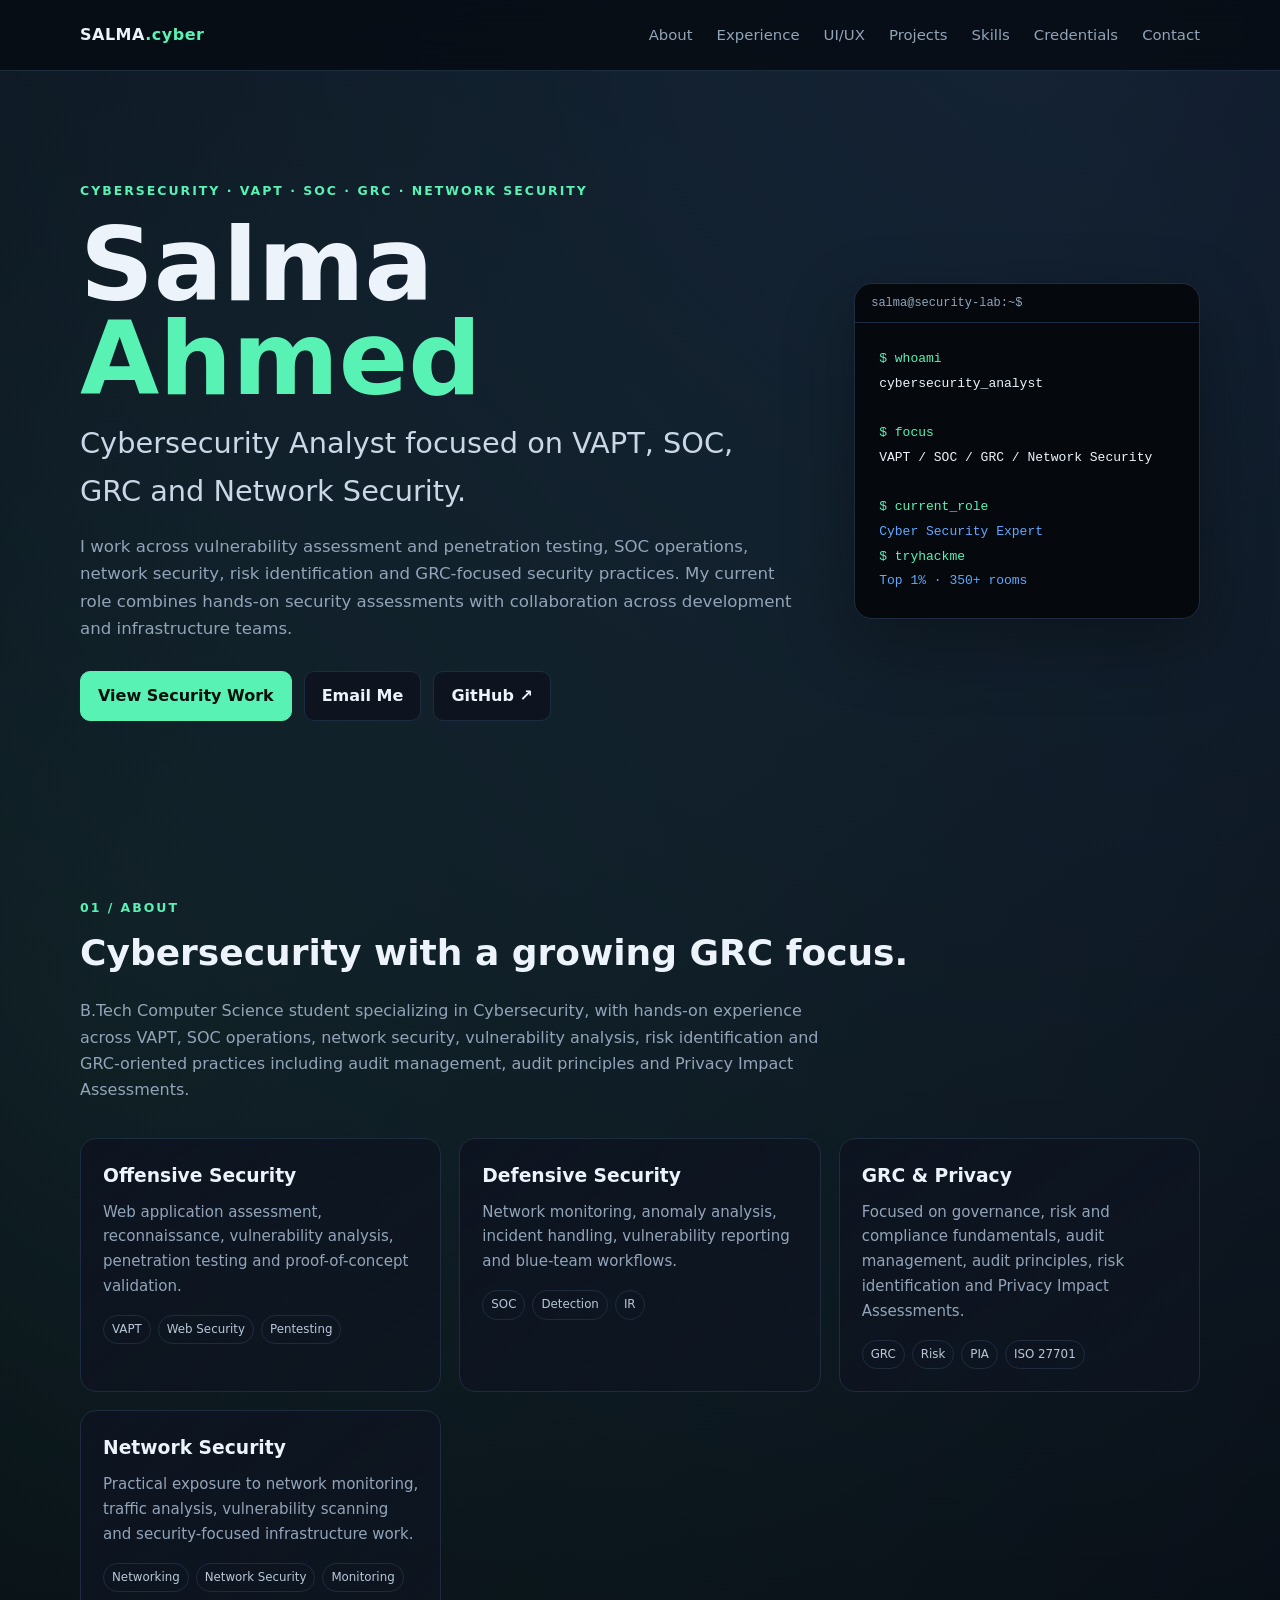
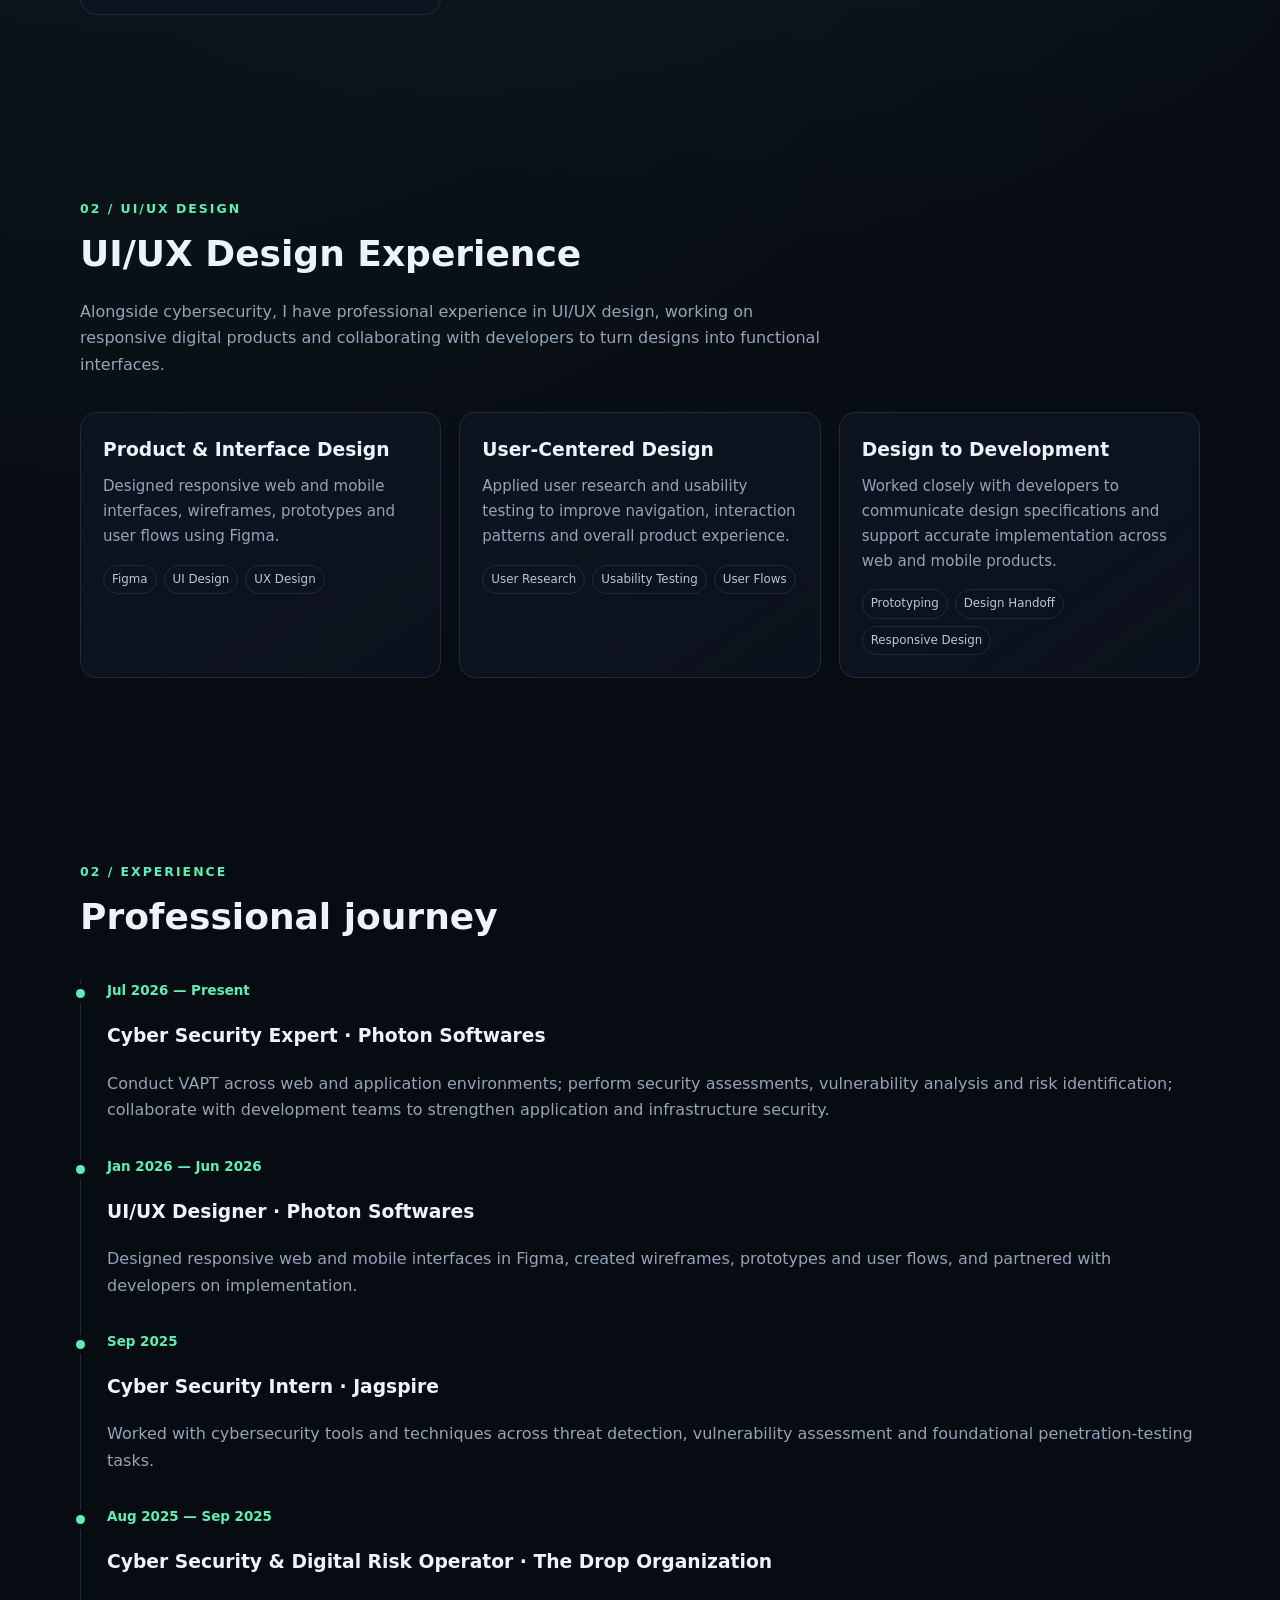
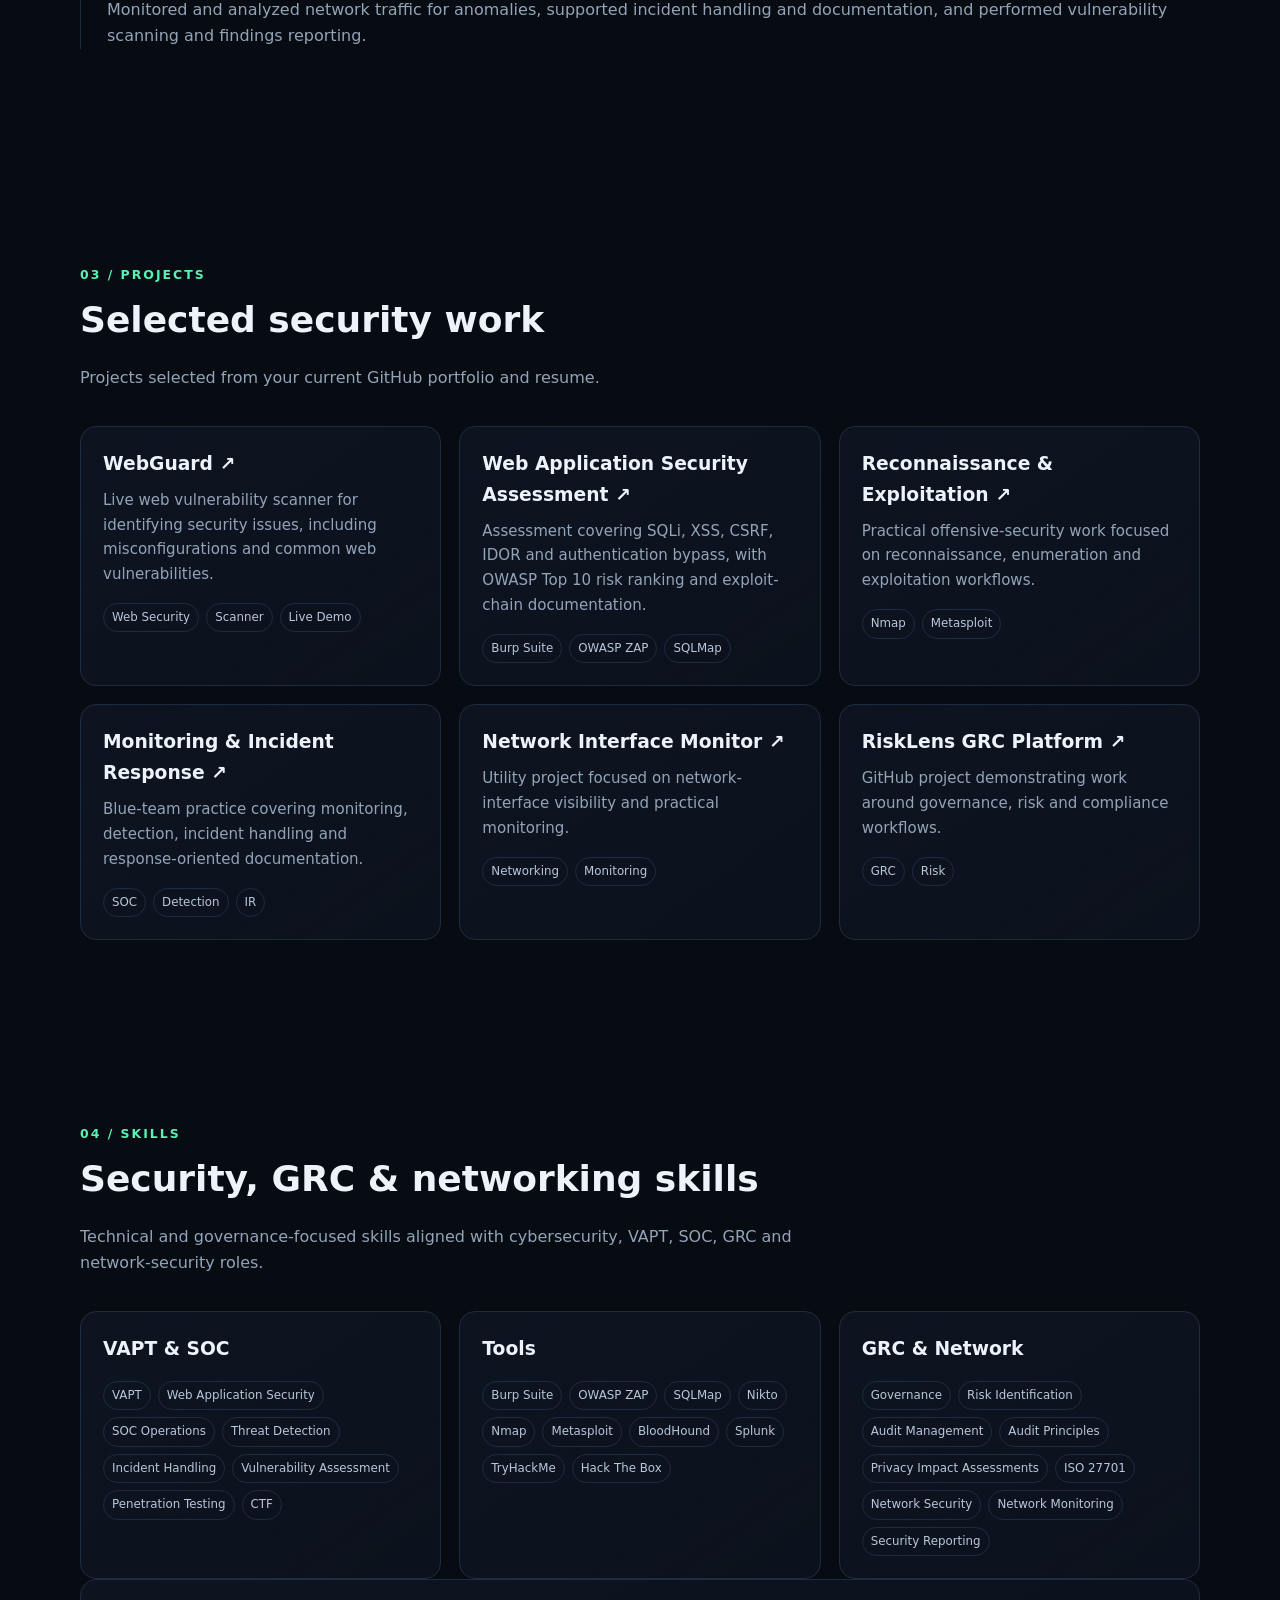
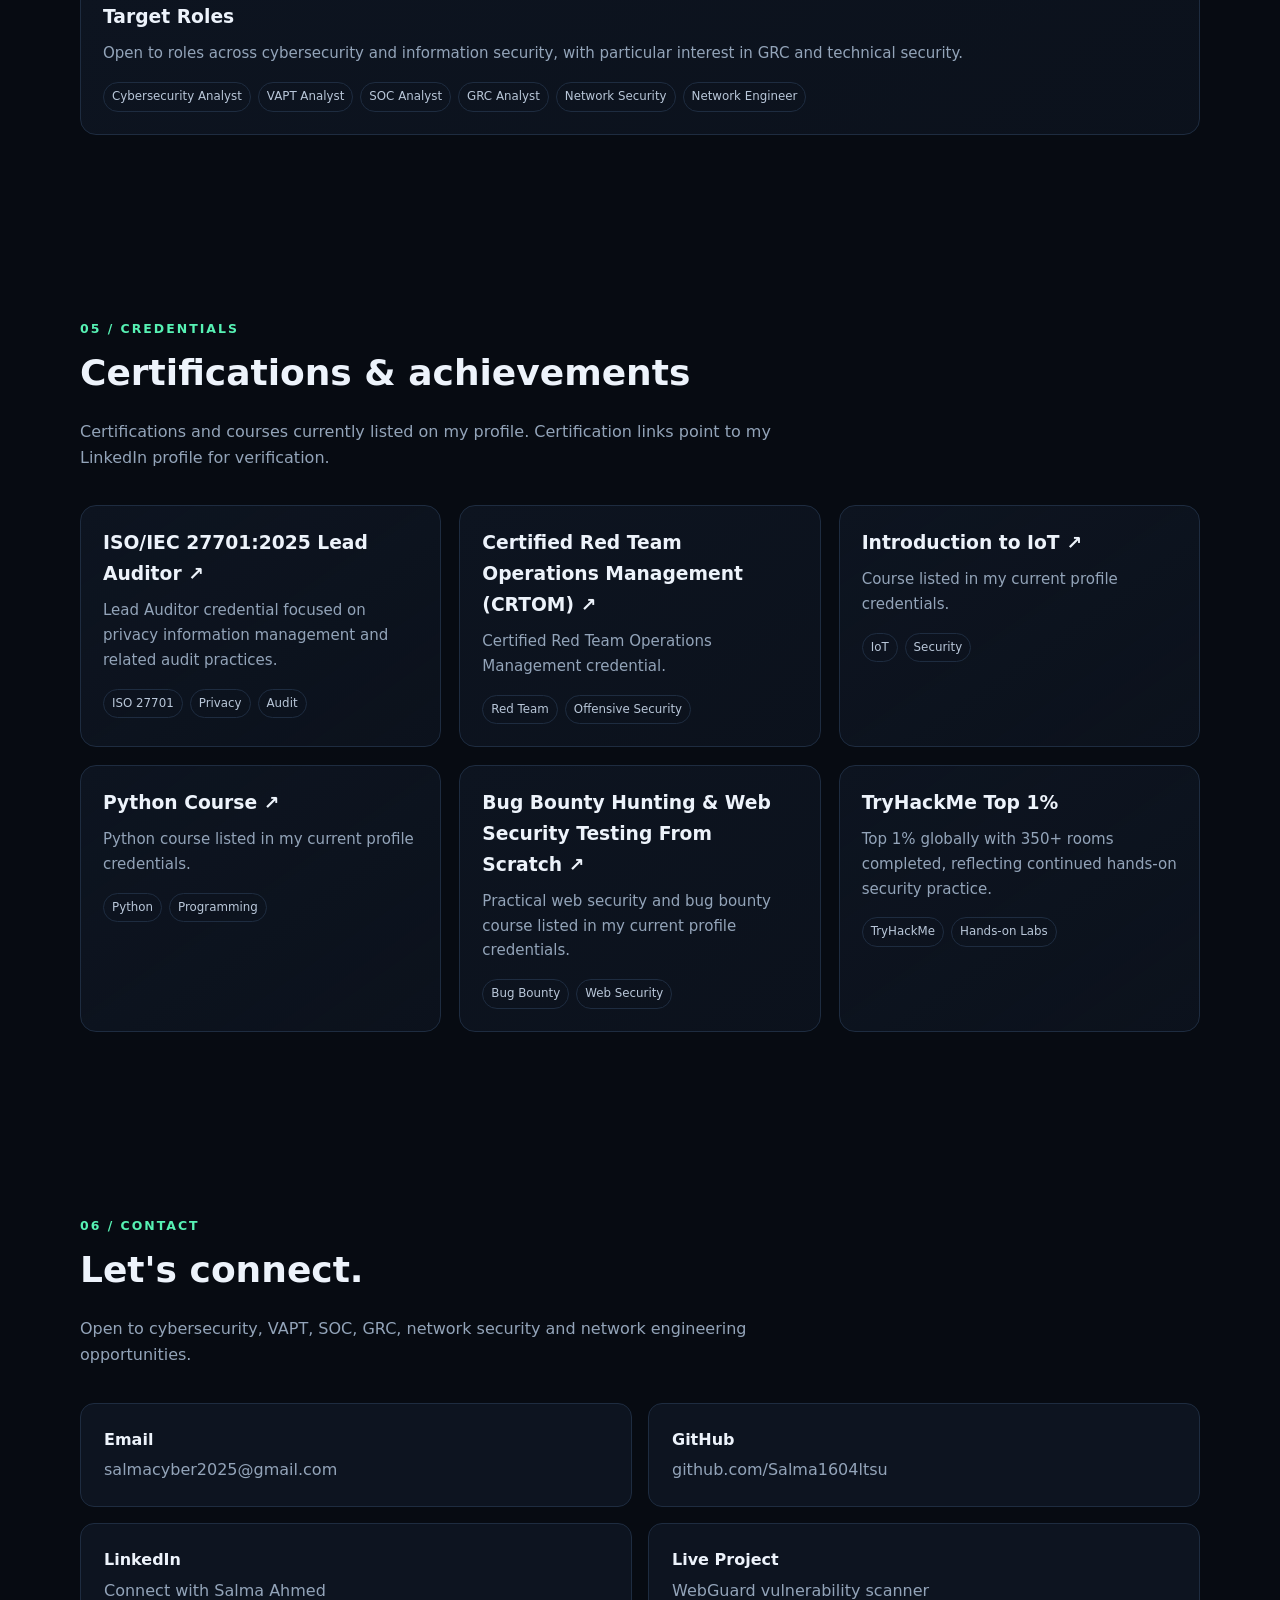
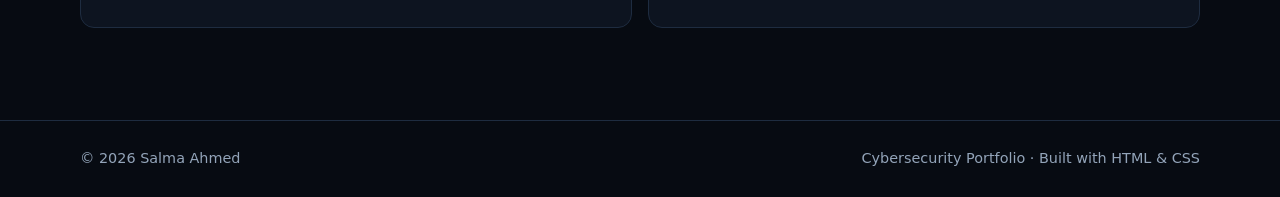
<file: index.html>
<!DOCTYPE html>
<html lang="en">
<head>
<meta charset="UTF-8">
<meta name="viewport" content="width=device-width, initial-scale=1.0">
<meta name="description" content="Salma Ahmed — Cybersecurity Analyst focused on VAPT, SOC, GRC, network security and security operations.">
<title>Salma Ahmed | Cybersecurity Portfolio</title>
<style>
:root{--bg:#070b12;--panel:#0d1420;--panel2:#111b2a;--text:#edf3fb;--muted:#93a4b9;--accent:#57f2b4;--blue:#60a8ff;--line:#1e2c40}
*{box-sizing:border-box;scroll-behavior:smooth}
body{margin:0;color:var(--text);background:radial-gradient(circle at 80% 0,rgba(96,168,255,.14),transparent 28%),radial-gradient(circle at 10% 15%,rgba(87,242,180,.07),transparent 25%),var(--bg);font:16px/1.65 Inter,system-ui,-apple-system,BlinkMacSystemFont,"Segoe UI",sans-serif}
a{color:inherit;text-decoration:none}
.container{width:min(1120px,92%);margin:auto}
nav{position:sticky;top:0;z-index:30;background:rgba(7,11,18,.84);backdrop-filter:blur(14px);border-bottom:1px solid var(--line)}
.nav{height:70px;display:flex;align-items:center;justify-content:space-between}
.logo{font-weight:900;letter-spacing:.5px}.logo i{color:var(--accent);font-style:normal}
.links{display:flex;gap:24px;color:var(--muted);font-size:.93rem}.links a:hover{color:var(--text)}
.hero{padding:110px 0 85px}.hero-grid{display:grid;grid-template-columns:1.35fr .65fr;gap:56px;align-items:center}
.eyebrow{color:var(--accent);font-size:.78rem;text-transform:uppercase;letter-spacing:2px;font-weight:800}
h1{font-size:clamp(3.4rem,8vw,7rem);line-height:.92;margin:16px 0 14px}.name{color:var(--accent)}
.hero h2{font-size:clamp(1.25rem,2.3vw,1.8rem);font-weight:500;color:#cbd7e6;margin:0 0 18px}.hero p{max-width:720px;color:var(--muted);font-size:1.04rem}
.actions{display:flex;gap:12px;flex-wrap:wrap;margin-top:28px}.btn{padding:11px 17px;border:1px solid var(--line);border-radius:10px;background:var(--panel);font-weight:700;transition:.2s}.btn:hover{transform:translateY(-2px);border-color:#30435e}.primary{background:var(--accent);color:#06100c;border-color:var(--accent)}
.terminal{background:#05090e;border:1px solid var(--line);border-radius:18px;overflow:hidden;box-shadow:0 24px 70px rgba(0,0,0,.3)}.tbar{padding:12px 16px;border-bottom:1px solid var(--line);color:var(--muted);font:12px ui-monospace,monospace}.tbody{padding:24px;font:13px/1.9 ui-monospace,monospace}.g{color:var(--accent)}.b{color:var(--blue)}
section{padding:92px 0}.head{margin-bottom:34px}.head h2{font-size:2.25rem;margin:4px 0 8px}.head p{color:var(--muted);max-width:760px}
.grid{display:grid;grid-template-columns:repeat(3,1fr);gap:18px}.card{background:linear-gradient(145deg,var(--panel),rgba(13,20,32,.72));border:1px solid var(--line);border-radius:16px;padding:22px;transition:.2s}.card:hover{transform:translateY(-4px);border-color:#30435e}.card h3{margin:0 0 8px}.card p{margin:0;color:var(--muted);font-size:.94rem}
.tags{display:flex;flex-wrap:wrap;gap:7px;margin-top:16px}.tag{font-size:.74rem;padding:4px 8px;border:1px solid var(--line);border-radius:999px;color:#b9c7d9}
.timeline{border-left:1px solid var(--line);padding-left:26px}.item{position:relative;margin-bottom:32px}.item:before{content:"";width:9px;height:9px;border-radius:50%;background:var(--accent);position:absolute;left:-31px;top:9px;box-shadow:0 0 0 5px var(--bg)}.date{color:var(--accent);font-weight:800;font-size:.84rem}.muted{color:var(--muted)}
.contact{display:grid;grid-template-columns:repeat(2,1fr);gap:16px}.contact a{padding:23px;border:1px solid var(--line);border-radius:14px;background:var(--panel)}.contact strong{display:block;margin-bottom:4px}.contact span{color:var(--muted)}
footer{border-top:1px solid var(--line);padding:26px 0;color:var(--muted);font-size:.9rem}.foot{display:flex;justify-content:space-between;gap:12px;flex-wrap:wrap}
@media(max-width:850px){.hero-grid,.contact{grid-template-columns:1fr}.grid{grid-template-columns:1fr 1fr}.links{display:none}}
@media(max-width:560px){.grid{grid-template-columns:1fr}.hero{padding:82px 0 65px}section{padding:68px 0}}
</style>
</head>
<body>
<nav><div class="container nav"><a class="logo" href="#top">SALMA<i>.cyber</i></a><div class="links"><a href="#about">About</a><a href="#experience">Experience</a><a href="#uiux">UI/UX</a><a href="#projects">Projects</a><a href="#skills">Skills</a><a href="#credentials">Credentials</a><a href="#contact">Contact</a></div></div></nav>

<main id="top">
<header class="hero"><div class="container hero-grid">
<div>
<div class="eyebrow">Cybersecurity · VAPT · SOC · GRC · Network Security</div>
<h1>Salma <span class="name">Ahmed</span></h1>
<h2>Cybersecurity Analyst focused on VAPT, SOC, GRC and Network Security.</h2>
<p>I work across vulnerability assessment and penetration testing, SOC operations, network security, risk identification and GRC-focused security practices. My current role combines hands-on security assessments with collaboration across development and infrastructure teams.</p>
<div class="actions">
<a class="btn primary" href="#projects">View Security Work</a>
<a class="btn" href="mailto:salmacyber2025@gmail.com">Email Me</a>
<a class="btn" href="https://github.com/Salma1604ltsu" target="_blank" rel="noreferrer">GitHub ↗</a>
</div>
</div>
<div class="terminal">
<div class="tbar">salma@security-lab:~$</div>
<div class="tbody">
<div><span class="g">$ whoami</span></div><div>cybersecurity_analyst</div>
<br><div><span class="g">$ focus</span></div><div>VAPT / SOC / GRC / Network Security</div>
<br><div><span class="g">$ current_role</span></div><div><span class="b">Cyber Security Expert</span></div>
<div><span class="g">$ tryhackme</span></div><div><span class="b">Top 1% · 350+ rooms</span></div>
</div></div>
</div></header>

<section id="about"><div class="container">
<div class="head"><div class="eyebrow">01 / About</div><h2>Cybersecurity with a growing GRC focus.</h2><p>B.Tech Computer Science student specializing in Cybersecurity, with hands-on experience across VAPT, SOC operations, network security, vulnerability analysis, risk identification and GRC-oriented practices including audit management, audit principles and Privacy Impact Assessments.</p></div>
<div class="grid">
<div class="card"><h3>Offensive Security</h3><p>Web application assessment, reconnaissance, vulnerability analysis, penetration testing and proof-of-concept validation.</p><div class="tags"><span class="tag">VAPT</span><span class="tag">Web Security</span><span class="tag">Pentesting</span></div></div>
<div class="card"><h3>Defensive Security</h3><p>Network monitoring, anomaly analysis, incident handling, vulnerability reporting and blue-team workflows.</p><div class="tags"><span class="tag">SOC</span><span class="tag">Detection</span><span class="tag">IR</span></div></div>
<div class="card"><h3>GRC & Privacy</h3><p>Focused on governance, risk and compliance fundamentals, audit management, audit principles, risk identification and Privacy Impact Assessments.</p><div class="tags"><span class="tag">GRC</span><span class="tag">Risk</span><span class="tag">PIA</span><span class="tag">ISO 27701</span></div></div>
<div class="card"><h3>Network Security</h3><p>Practical exposure to network monitoring, traffic analysis, vulnerability scanning and security-focused infrastructure work.</p><div class="tags"><span class="tag">Networking</span><span class="tag">Network Security</span><span class="tag">Monitoring</span></div></div>
</div></div></section>

<section id="uiux"><div class="container">
<div class="head"><div class="eyebrow">02 / UI/UX Design</div><h2>UI/UX Design Experience</h2><p>Alongside cybersecurity, I have professional experience in UI/UX design, working on responsive digital products and collaborating with developers to turn designs into functional interfaces.</p></div>
<div class="grid">
<div class="card"><h3>Product & Interface Design</h3><p>Designed responsive web and mobile interfaces, wireframes, prototypes and user flows using Figma.</p><div class="tags"><span class="tag">Figma</span><span class="tag">UI Design</span><span class="tag">UX Design</span></div></div>
<div class="card"><h3>User-Centered Design</h3><p>Applied user research and usability testing to improve navigation, interaction patterns and overall product experience.</p><div class="tags"><span class="tag">User Research</span><span class="tag">Usability Testing</span><span class="tag">User Flows</span></div></div>
<div class="card"><h3>Design to Development</h3><p>Worked closely with developers to communicate design specifications and support accurate implementation across web and mobile products.</p><div class="tags"><span class="tag">Prototyping</span><span class="tag">Design Handoff</span><span class="tag">Responsive Design</span></div></div>
</div></div></section>

<section id="experience"><div class="container">
<div class="head"><div class="eyebrow">02 / Experience</div><h2>Professional journey</h2></div>
<div class="timeline">
<div class="item"><div class="date">Jul 2026 — Present</div><h3>Cyber Security Expert · Photon Softwares</h3><p class="muted">Conduct VAPT across web and application environments; perform security assessments, vulnerability analysis and risk identification; collaborate with development teams to strengthen application and infrastructure security.</p></div>
<div class="item"><div class="date">Jan 2026 — Jun 2026</div><h3>UI/UX Designer · Photon Softwares</h3><p class="muted">Designed responsive web and mobile interfaces in Figma, created wireframes, prototypes and user flows, and partnered with developers on implementation.</p></div>
<div class="item"><div class="date">Sep 2025</div><h3>Cyber Security Intern · Jagspire</h3><p class="muted">Worked with cybersecurity tools and techniques across threat detection, vulnerability assessment and foundational penetration-testing tasks.</p></div>
<div class="item"><div class="date">Aug 2025 — Sep 2025</div><h3>Cyber Security & Digital Risk Operator · The Drop Organization</h3><p class="muted">Monitored and analyzed network traffic for anomalies, supported incident handling and documentation, and performed vulnerability scanning and findings reporting.</p></div>
</div></div></section>

<section id="projects"><div class="container">
<div class="head"><div class="eyebrow">03 / Projects</div><h2>Selected security work</h2><p>Projects selected from your current GitHub portfolio and resume.</p></div>
<div class="grid">
<a class="card" href="https://webguard-ygyx.onrender.com" target="_blank" rel="noreferrer"><h3>WebGuard ↗</h3><p>Live web vulnerability scanner for identifying security issues, including misconfigurations and common web vulnerabilities.</p><div class="tags"><span class="tag">Web Security</span><span class="tag">Scanner</span><span class="tag">Live Demo</span></div></a>
<a class="card" href="https://github.com/Salma1604ltsu/web-application-security-assessment" target="_blank" rel="noreferrer"><h3>Web Application Security Assessment ↗</h3><p>Assessment covering SQLi, XSS, CSRF, IDOR and authentication bypass, with OWASP Top 10 risk ranking and exploit-chain documentation.</p><div class="tags"><span class="tag">Burp Suite</span><span class="tag">OWASP ZAP</span><span class="tag">SQLMap</span></div></a>
<a class="card" href="https://github.com/Salma1604ltsu/reconnaissance-and-exploitation" target="_blank" rel="noreferrer"><h3>Reconnaissance & Exploitation ↗</h3><p>Practical offensive-security work focused on reconnaissance, enumeration and exploitation workflows.</p><div class="tags"><span class="tag">Nmap</span><span class="tag">Metasploit</span></div></a>
<a class="card" href="https://github.com/Salma1604ltsu/monitoring-and-incident-response" target="_blank" rel="noreferrer"><h3>Monitoring & Incident Response ↗</h3><p>Blue-team practice covering monitoring, detection, incident handling and response-oriented documentation.</p><div class="tags"><span class="tag">SOC</span><span class="tag">Detection</span><span class="tag">IR</span></div></a>
<a class="card" href="https://github.com/Salma1604ltsu/network-interface-monitor" target="_blank" rel="noreferrer"><h3>Network Interface Monitor ↗</h3><p>Utility project focused on network-interface visibility and practical monitoring.</p><div class="tags"><span class="tag">Networking</span><span class="tag">Monitoring</span></div></a>
<a class="card" href="https://github.com/Salma1604ltsu/risklens-grc-platform" target="_blank" rel="noreferrer"><h3>RiskLens GRC Platform ↗</h3><p>GitHub project demonstrating work around governance, risk and compliance workflows.</p><div class="tags"><span class="tag">GRC</span><span class="tag">Risk</span></div></a>
</div></div></section>

<section id="skills"><div class="container">
<div class="head"><div class="eyebrow">04 / Skills</div><h2>Security, GRC & networking skills</h2><p>Technical and governance-focused skills aligned with cybersecurity, VAPT, SOC, GRC and network-security roles.</p></div>
<div class="grid">
<div class="card"><h3>VAPT & SOC</h3><div class="tags"><span class="tag">VAPT</span><span class="tag">Web Application Security</span><span class="tag">SOC Operations</span><span class="tag">Threat Detection</span><span class="tag">Incident Handling</span><span class="tag">Vulnerability Assessment</span><span class="tag">Penetration Testing</span><span class="tag">CTF</span></div></div>
<div class="card"><h3>Tools</h3><div class="tags"><span class="tag">Burp Suite</span><span class="tag">OWASP ZAP</span><span class="tag">SQLMap</span><span class="tag">Nikto</span><span class="tag">Nmap</span><span class="tag">Metasploit</span><span class="tag">BloodHound</span><span class="tag">Splunk</span><span class="tag">TryHackMe</span><span class="tag">Hack The Box</span></div></div>
<div class="card"><h3>GRC & Network</h3><div class="tags"><span class="tag">Governance</span><span class="tag">Risk Identification</span><span class="tag">Audit Management</span><span class="tag">Audit Principles</span><span class="tag">Privacy Impact Assessments</span><span class="tag">ISO 27701</span><span class="tag">Network Security</span><span class="tag">Network Monitoring</span><span class="tag">Security Reporting</span></div></div>
</div>
<div class="card"><h3>Target Roles</h3><p>Open to roles across cybersecurity and information security, with particular interest in GRC and technical security.</p><div class="tags"><span class="tag">Cybersecurity Analyst</span><span class="tag">VAPT Analyst</span><span class="tag">SOC Analyst</span><span class="tag">GRC Analyst</span><span class="tag">Network Security</span><span class="tag">Network Engineer</span></div></div>
</div></div></section>

<section id="credentials"><div class="container">
<div class="head"><div class="eyebrow">05 / Credentials</div><h2>Certifications & achievements</h2><p>Certifications and courses currently listed on my profile. Certification links point to my LinkedIn profile for verification.</p></div>
<div class="grid">
<a class="card" href="https://www.linkedin.com/in/salma-ahmed-b511952b8/" target="_blank" rel="noreferrer"><h3>ISO/IEC 27701:2025 Lead Auditor ↗</h3><p>Lead Auditor credential focused on privacy information management and related audit practices.</p><div class="tags"><span class="tag">ISO 27701</span><span class="tag">Privacy</span><span class="tag">Audit</span></div></a>
<a class="card" href="https://www.linkedin.com/in/salma-ahmed-b511952b8/" target="_blank" rel="noreferrer"><h3>Certified Red Team Operations Management (CRTOM) ↗</h3><p>Certified Red Team Operations Management credential.</p><div class="tags"><span class="tag">Red Team</span><span class="tag">Offensive Security</span></div></a>
<a class="card" href="https://www.linkedin.com/in/salma-ahmed-b511952b8/" target="_blank" rel="noreferrer"><h3>Introduction to IoT ↗</h3><p>Course listed in my current profile credentials.</p><div class="tags"><span class="tag">IoT</span><span class="tag">Security</span></div></a>
<a class="card" href="https://www.linkedin.com/in/salma-ahmed-b511952b8/" target="_blank" rel="noreferrer"><h3>Python Course ↗</h3><p>Python course listed in my current profile credentials.</p><div class="tags"><span class="tag">Python</span><span class="tag">Programming</span></div></a>
<a class="card" href="https://www.linkedin.com/in/salma-ahmed-b511952b8/" target="_blank" rel="noreferrer"><h3>Bug Bounty Hunting & Web Security Testing From Scratch ↗</h3><p>Practical web security and bug bounty course listed in my current profile credentials.</p><div class="tags"><span class="tag">Bug Bounty</span><span class="tag">Web Security</span></div></a>
<div class="card"><h3>TryHackMe Top 1%</h3><p>Top 1% globally with 350+ rooms completed, reflecting continued hands-on security practice.</p><div class="tags"><span class="tag">TryHackMe</span><span class="tag">Hands-on Labs</span></div></div>
</div></div></section>

<section id="contact"><div class="container">
<div class="head"><div class="eyebrow">06 / Contact</div><h2>Let's connect.</h2><p>Open to cybersecurity, VAPT, SOC, GRC, network security and network engineering opportunities.</p></div>
<div class="contact">
<a href="mailto:salmacyber2025@gmail.com"><strong>Email</strong><span>salmacyber2025@gmail.com</span></a>
<a href="https://github.com/Salma1604ltsu" target="_blank" rel="noreferrer"><strong>GitHub</strong><span>github.com/Salma1604ltsu</span></a>
<a href="https://www.linkedin.com/in/salma-ahmed/" target="_blank" rel="noreferrer"><strong>LinkedIn</strong><span>Connect with Salma Ahmed</span></a>
<a href="https://webguard-ygyx.onrender.com" target="_blank" rel="noreferrer"><strong>Live Project</strong><span>WebGuard vulnerability scanner</span></a>
</div></div></section>
</main>
<footer><div class="container foot"><span>© 2026 Salma Ahmed</span><span>Cybersecurity Portfolio · Built with HTML & CSS</span></div></footer>
</body>
</html>
</file>
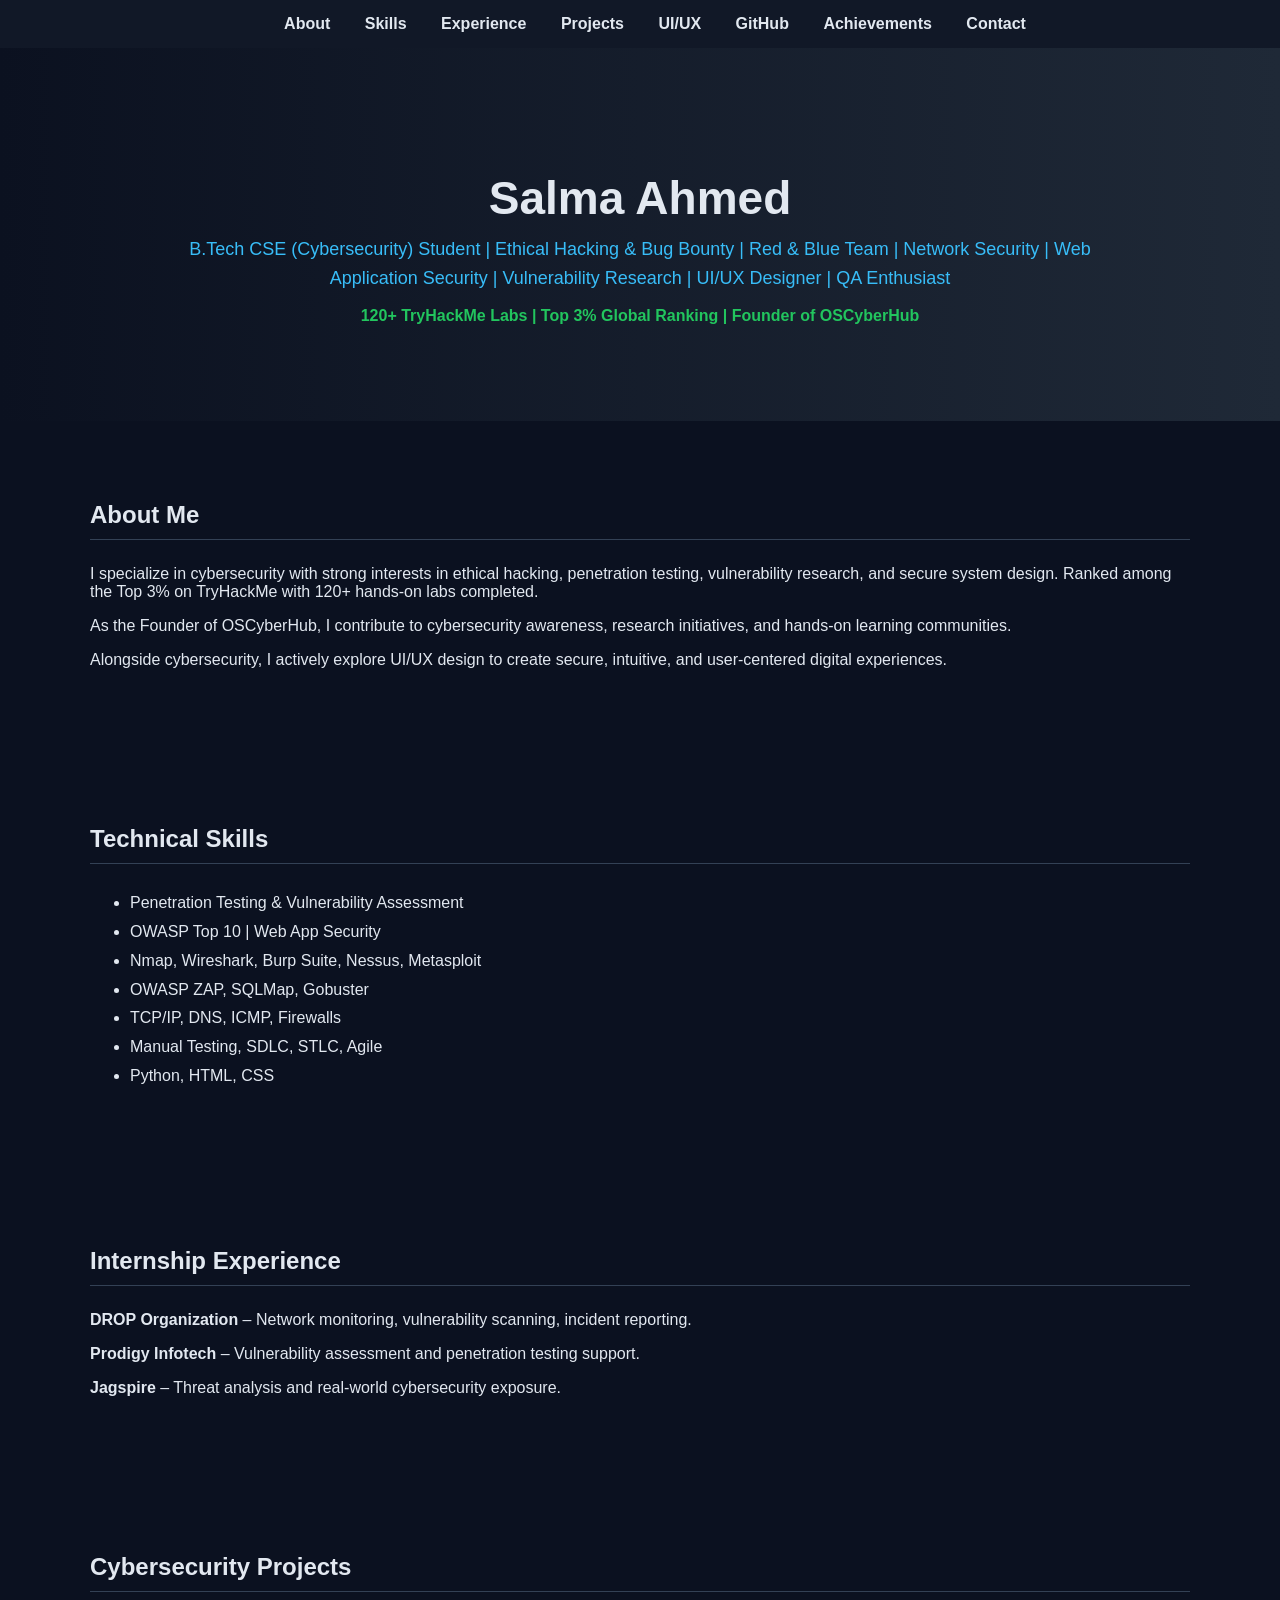
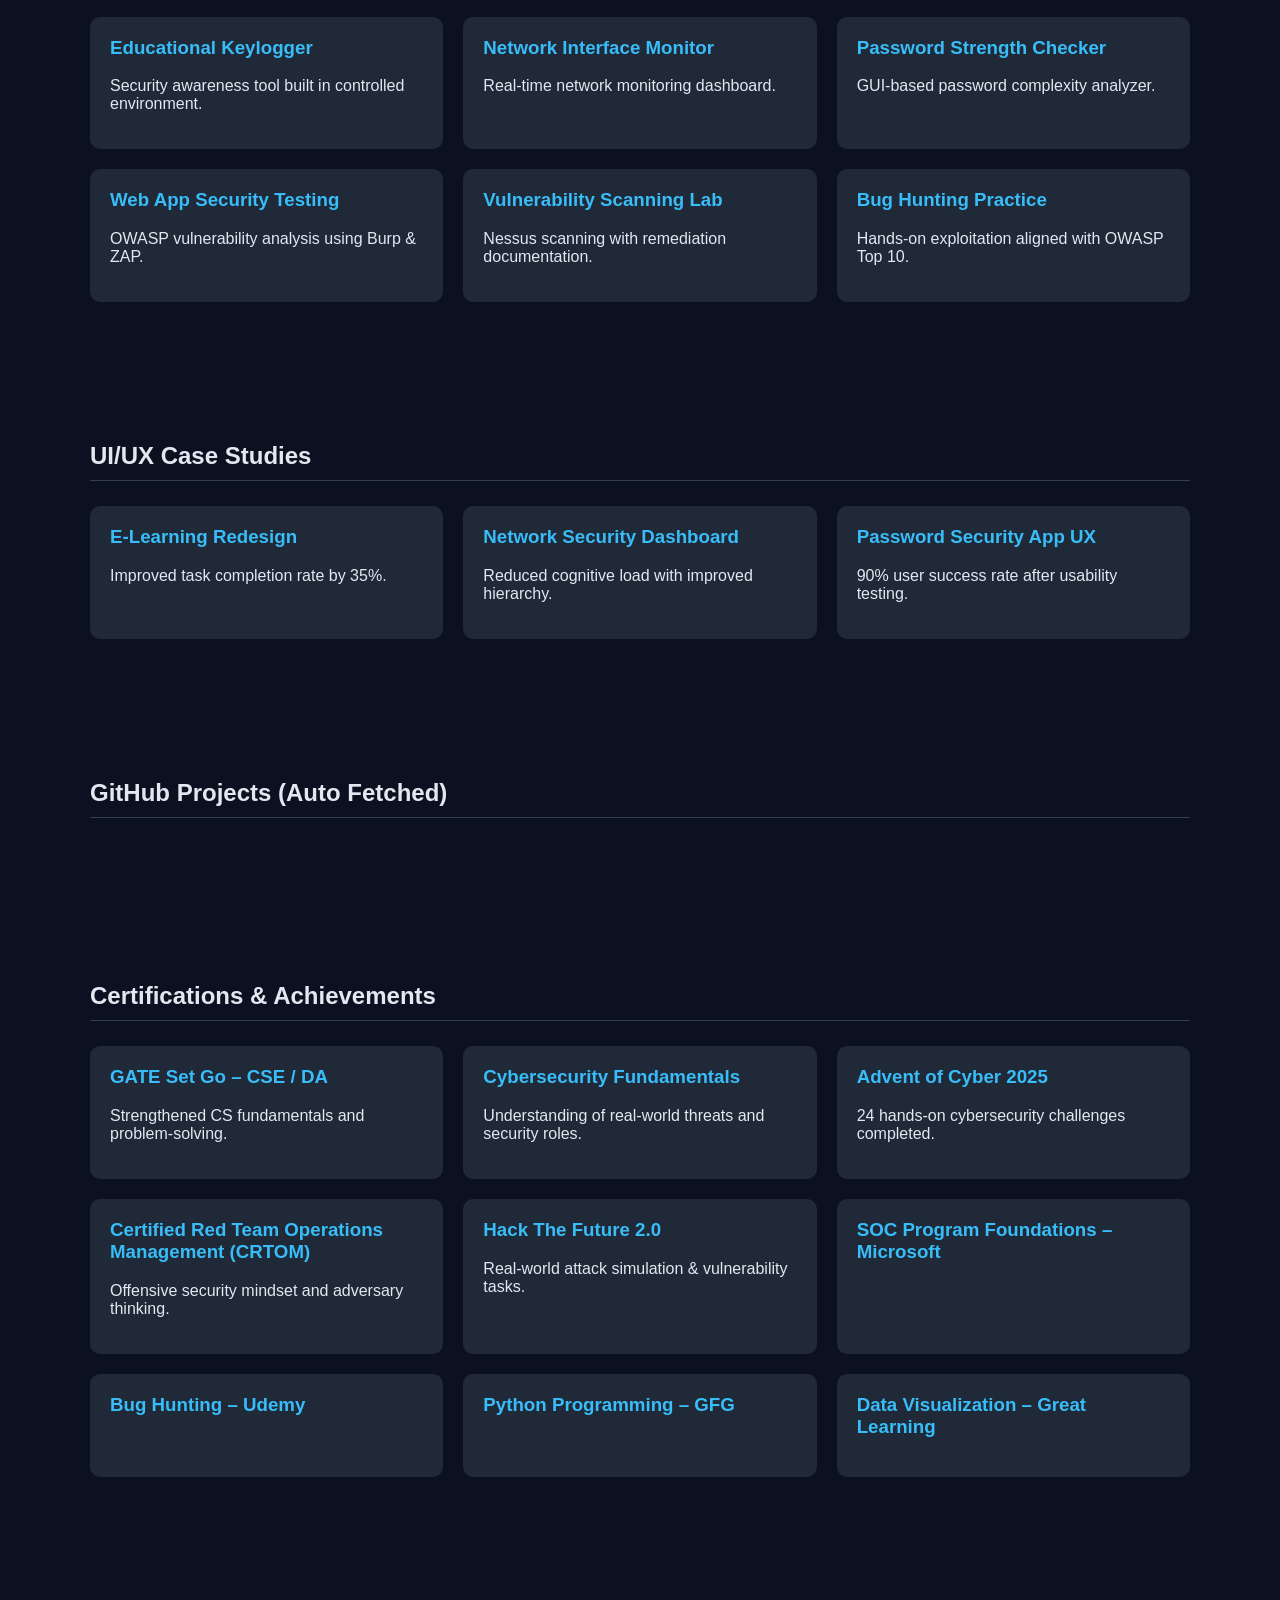
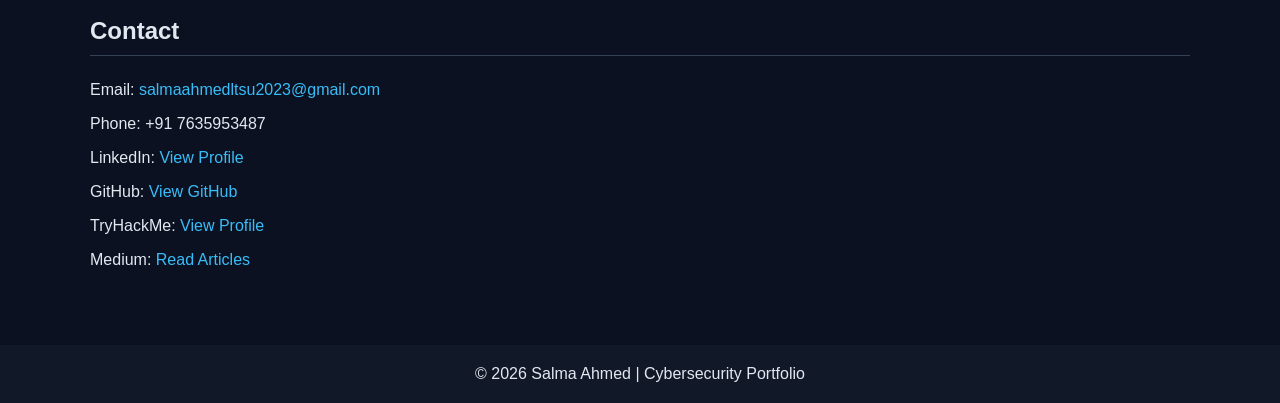
<file: hi.html>
<!DOCTYPE html>
<html>
<head>
  <title>Salma Ahmed | Cybersecurity & Ethical Hacking Portfolio</title>
  <meta name="viewport" content="width=device-width, initial-scale=1.0">
  <meta name="description" content="Salma Ahmed - B.Tech CSE (Cybersecurity) Student | Ethical Hacking | Bug Bounty | TryHackMe Top 3% | Red & Blue Team | UI/UX Designer | Vulnerability Research">

  <style>
    body {
      margin: 0;
      font-family: Arial, sans-serif;
      background: #0b1120;
      color: #e2e8f0;
      scroll-behavior: smooth;
    }

    nav {
      position: fixed;
      width: 100%;
      background: #111827;
      padding: 15px;
      text-align: center;
      z-index: 1000;
    }

    nav a {
      color: #e2e8f0;
      margin: 0 15px;
      text-decoration: none;
      font-weight: bold;
    }

    header {
      padding: 140px 20px 80px;
      text-align: center;
      background: linear-gradient(to right, #0b1120, #1f2937);
    }

    h1 {
      font-size: 46px;
      margin-bottom: 10px;
    }

    .headline {
      color: #38bdf8;
      max-width: 950px;
      margin: auto;
      line-height: 1.6;
      font-size: 18px;
    }

    .highlight {
      color: #22c55e;
      font-weight: bold;
      margin-top: 15px;
    }

    section {
      padding: 60px 20px;
      max-width: 1100px;
      margin: auto;
    }

    h2 {
      border-bottom: 1px solid #334155;
      padding-bottom: 10px;
      margin-bottom: 25px;
    }

    .grid {
      display: grid;
      grid-template-columns: repeat(auto-fit, minmax(280px, 1fr));
      gap: 20px;
    }

    .card {
      background: #1f2937;
      padding: 20px;
      border-radius: 10px;
      transition: 0.3s;
    }

    .card:hover {
      transform: translateY(-5px);
      background: #374151;
    }

    .card h3 {
      color: #38bdf8;
      margin-top: 0;
    }

    ul {
      line-height: 1.8;
    }

    a {
      color: #38bdf8;
      text-decoration: none;
    }

    footer {
      text-align: center;
      padding: 20px;
      background: #111827;
    }
  </style>
</head>

<body>

<nav>
  <a href="#about">About</a>
  <a href="#skills">Skills</a>
  <a href="#experience">Experience</a>
  <a href="#projects">Projects</a>
  <a href="#uiux">UI/UX</a>
  <a href="#github">GitHub</a>
  <a href="#certifications">Achievements</a>
  <a href="#contact">Contact</a>
</nav>

<header>
  <h1>Salma Ahmed</h1>
  <p class="headline">
    B.Tech CSE (Cybersecurity) Student | Ethical Hacking & Bug Bounty |
    Red & Blue Team | Network Security | Web Application Security |
    Vulnerability Research | UI/UX Designer | QA Enthusiast
  </p>
  <p class="highlight">
    120+ TryHackMe Labs | Top 3% Global Ranking | Founder of OSCyberHub
  </p>
</header>

<section id="about">
  <h2>About Me</h2>
  <p>
    I specialize in cybersecurity with strong interests in ethical hacking, penetration testing,
    vulnerability research, and secure system design. Ranked among the Top 3% on TryHackMe
    with 120+ hands-on labs completed.
  </p>
  <p>
    As the Founder of OSCyberHub, I contribute to cybersecurity awareness,
    research initiatives, and hands-on learning communities.
  </p>
  <p>
    Alongside cybersecurity, I actively explore UI/UX design to create secure,
    intuitive, and user-centered digital experiences.
  </p>
</section>

<section id="skills">
  <h2>Technical Skills</h2>
  <ul>
    <li>Penetration Testing & Vulnerability Assessment</li>
    <li>OWASP Top 10 | Web App Security</li>
    <li>Nmap, Wireshark, Burp Suite, Nessus, Metasploit</li>
    <li>OWASP ZAP, SQLMap, Gobuster</li>
    <li>TCP/IP, DNS, ICMP, Firewalls</li>
    <li>Manual Testing, SDLC, STLC, Agile</li>
    <li>Python, HTML, CSS</li>
  </ul>
</section>

<section id="experience">
  <h2>Internship Experience</h2>
  <p><strong>DROP Organization</strong> – Network monitoring, vulnerability scanning, incident reporting.</p>
  <p><strong>Prodigy Infotech</strong> – Vulnerability assessment and penetration testing support.</p>
  <p><strong>Jagspire</strong> – Threat analysis and real-world cybersecurity exposure.</p>
</section>

<section id="projects">
  <h2>Cybersecurity Projects</h2>
  <div class="grid">
    <div class="card"><h3>Educational Keylogger</h3><p>Security awareness tool built in controlled environment.</p></div>
    <div class="card"><h3>Network Interface Monitor</h3><p>Real-time network monitoring dashboard.</p></div>
    <div class="card"><h3>Password Strength Checker</h3><p>GUI-based password complexity analyzer.</p></div>
    <div class="card"><h3>Web App Security Testing</h3><p>OWASP vulnerability analysis using Burp & ZAP.</p></div>
    <div class="card"><h3>Vulnerability Scanning Lab</h3><p>Nessus scanning with remediation documentation.</p></div>
    <div class="card"><h3>Bug Hunting Practice</h3><p>Hands-on exploitation aligned with OWASP Top 10.</p></div>
  </div>
</section>

<section id="uiux">
  <h2>UI/UX Case Studies</h2>
  <div class="grid">
    <div class="card"><h3>E-Learning Redesign</h3><p>Improved task completion rate by 35%.</p></div>
    <div class="card"><h3>Network Security Dashboard</h3><p>Reduced cognitive load with improved hierarchy.</p></div>
    <div class="card"><h3>Password Security App UX</h3><p>90% user success rate after usability testing.</p></div>
  </div>
</section>

<section id="github">
  <h2>GitHub Projects (Auto Fetched)</h2>
  <div class="grid" id="github-projects"></div>
</section>

<section id="certifications">
  <h2>Certifications & Achievements</h2>
  <div class="grid">
    <div class="card"><h3>GATE Set Go – CSE / DA</h3><p>Strengthened CS fundamentals and problem-solving.</p></div>
    <div class="card"><h3>Cybersecurity Fundamentals</h3><p>Understanding of real-world threats and security roles.</p></div>
    <div class="card"><h3>Advent of Cyber 2025</h3><p>24 hands-on cybersecurity challenges completed.</p></div>
    <div class="card"><h3>Certified Red Team Operations Management (CRTOM)</h3><p>Offensive security mindset and adversary thinking.</p></div>
    <div class="card"><h3>Hack The Future 2.0</h3><p>Real-world attack simulation & vulnerability tasks.</p></div>
    <div class="card"><h3>SOC Program Foundations – Microsoft</h3></div>
    <div class="card"><h3>Bug Hunting – Udemy</h3></div>
    <div class="card"><h3>Python Programming – GFG</h3></div>
    <div class="card"><h3>Data Visualization – Great Learning</h3></div>
  </div>
</section>

<section id="contact">
  <h2>Contact</h2>
  <p>Email: <a href="mailto:salmaahmedltsu2023@gmail.com">salmaahmedltsu2023@gmail.com</a></p>
  <p>Phone: +91 7635953487</p>
  <p>LinkedIn: <a href="https://linkedin.com/in/salma-ahmed-b511952b8" target="_blank">View Profile</a></p>
  <p>GitHub: <a href="https://github.com/salma1604ltsu" target="_blank">View GitHub</a></p>
  <p>TryHackMe: <a href="https://tryhackme.com/p/salma7635" target="_blank">View Profile</a></p>
  <p>Medium: <a href="https://medium.com/@salmacyber" target="_blank">Read Articles</a></p>
</section>

<footer>
  © 2026 Salma Ahmed | Cybersecurity Portfolio
</footer>

<script>
fetch("https://api.github.com/users/salma1604ltsu/repos")
.then(response => response.json())
.then(data => {
  const container = document.getElementById("github-projects");
  data.slice(0,6).forEach(repo => {
    const card = document.createElement("div");
    card.className = "card";
    card.innerHTML = `
      <h3>${repo.name}</h3>
      <p>${repo.description || "No description available."}</p>
      <a href="${repo.html_url}" target="_blank">View Repository</a>
    `;
    container.appendChild(card);
  });
});
</script>

</body>
</html>
</file>
